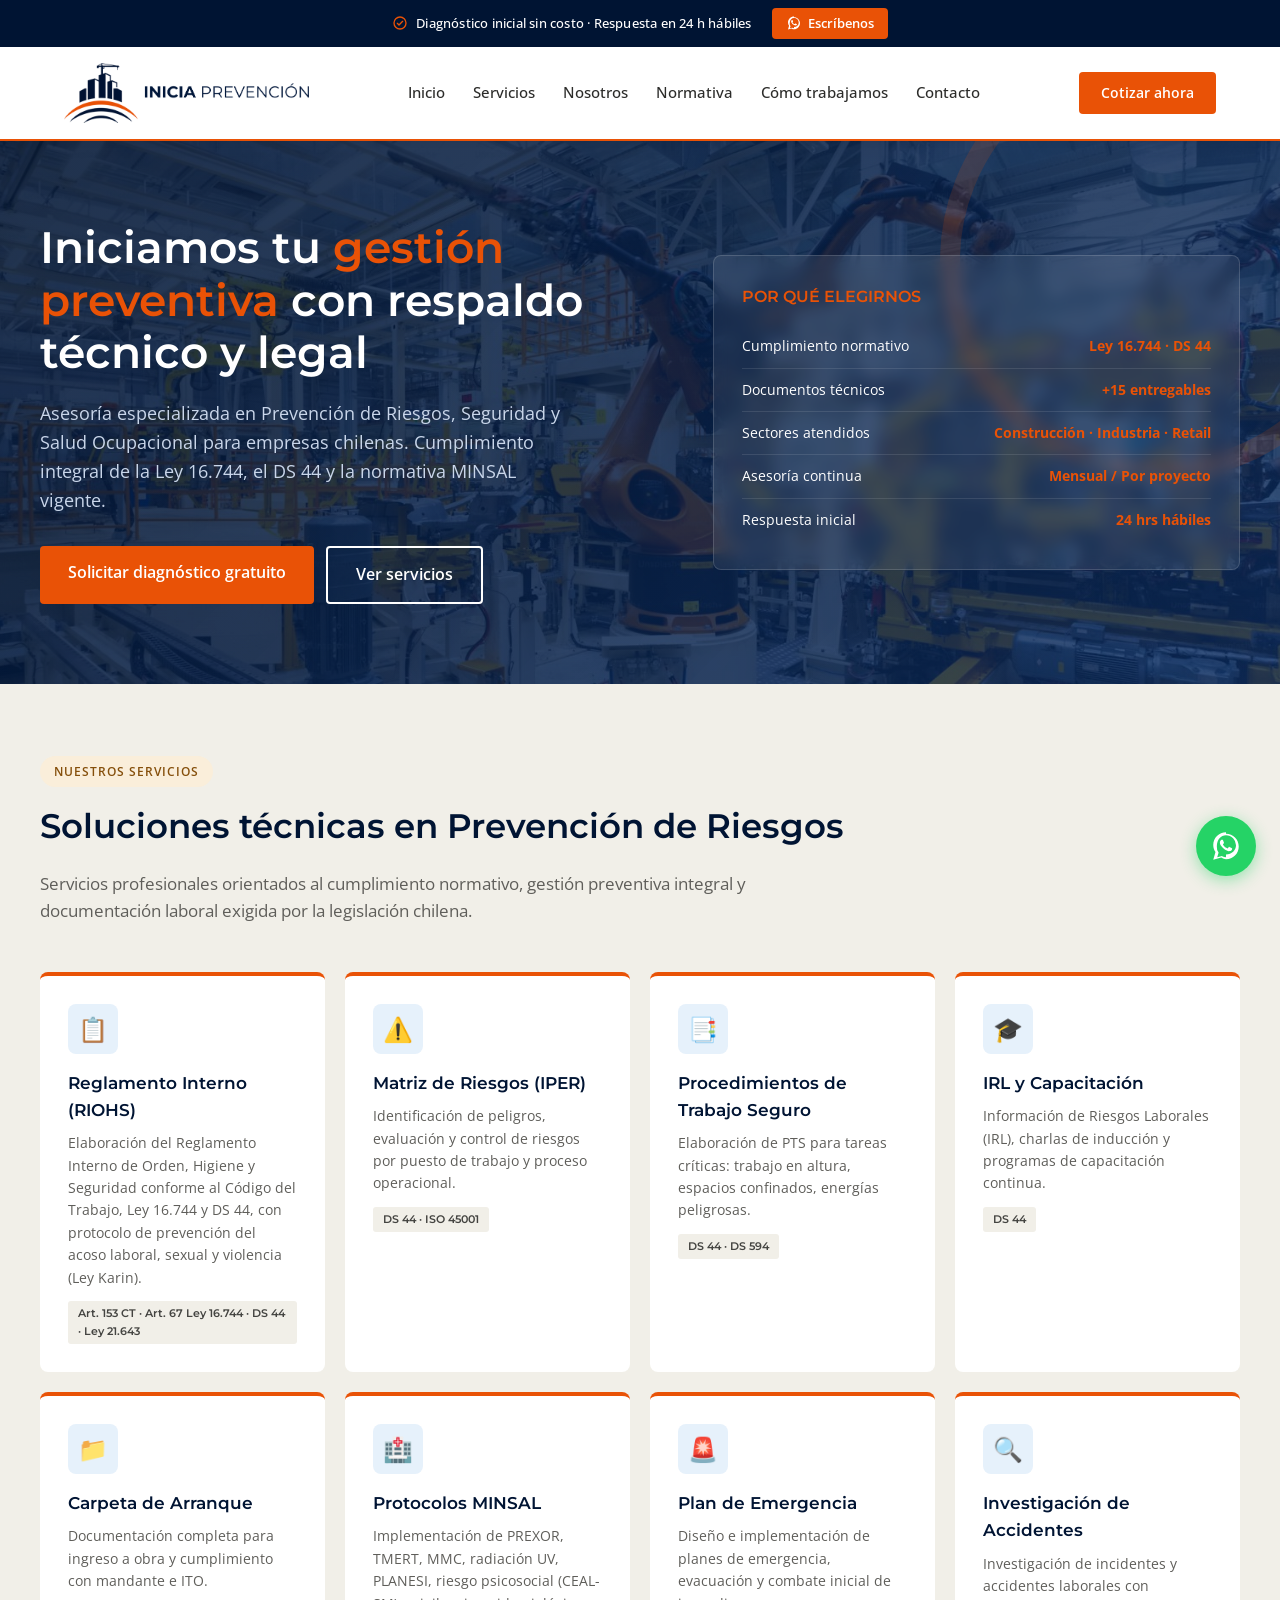
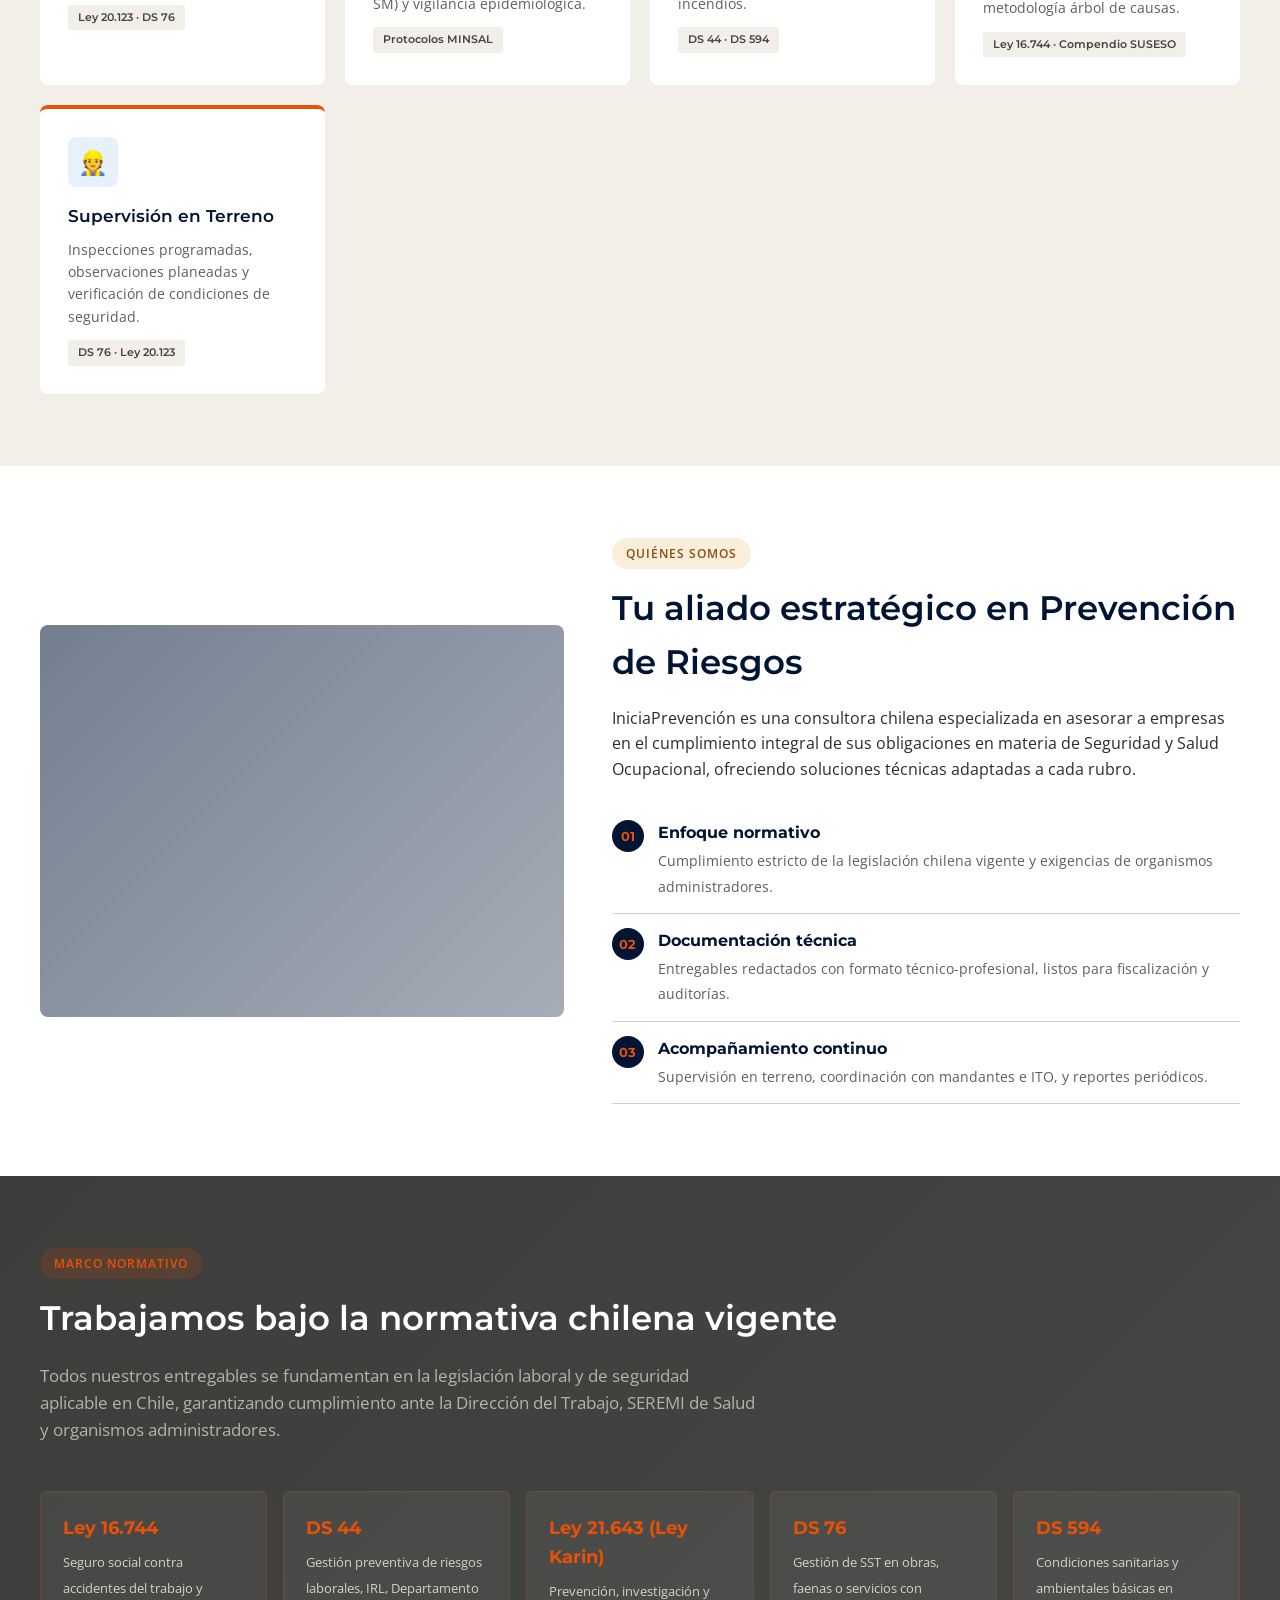
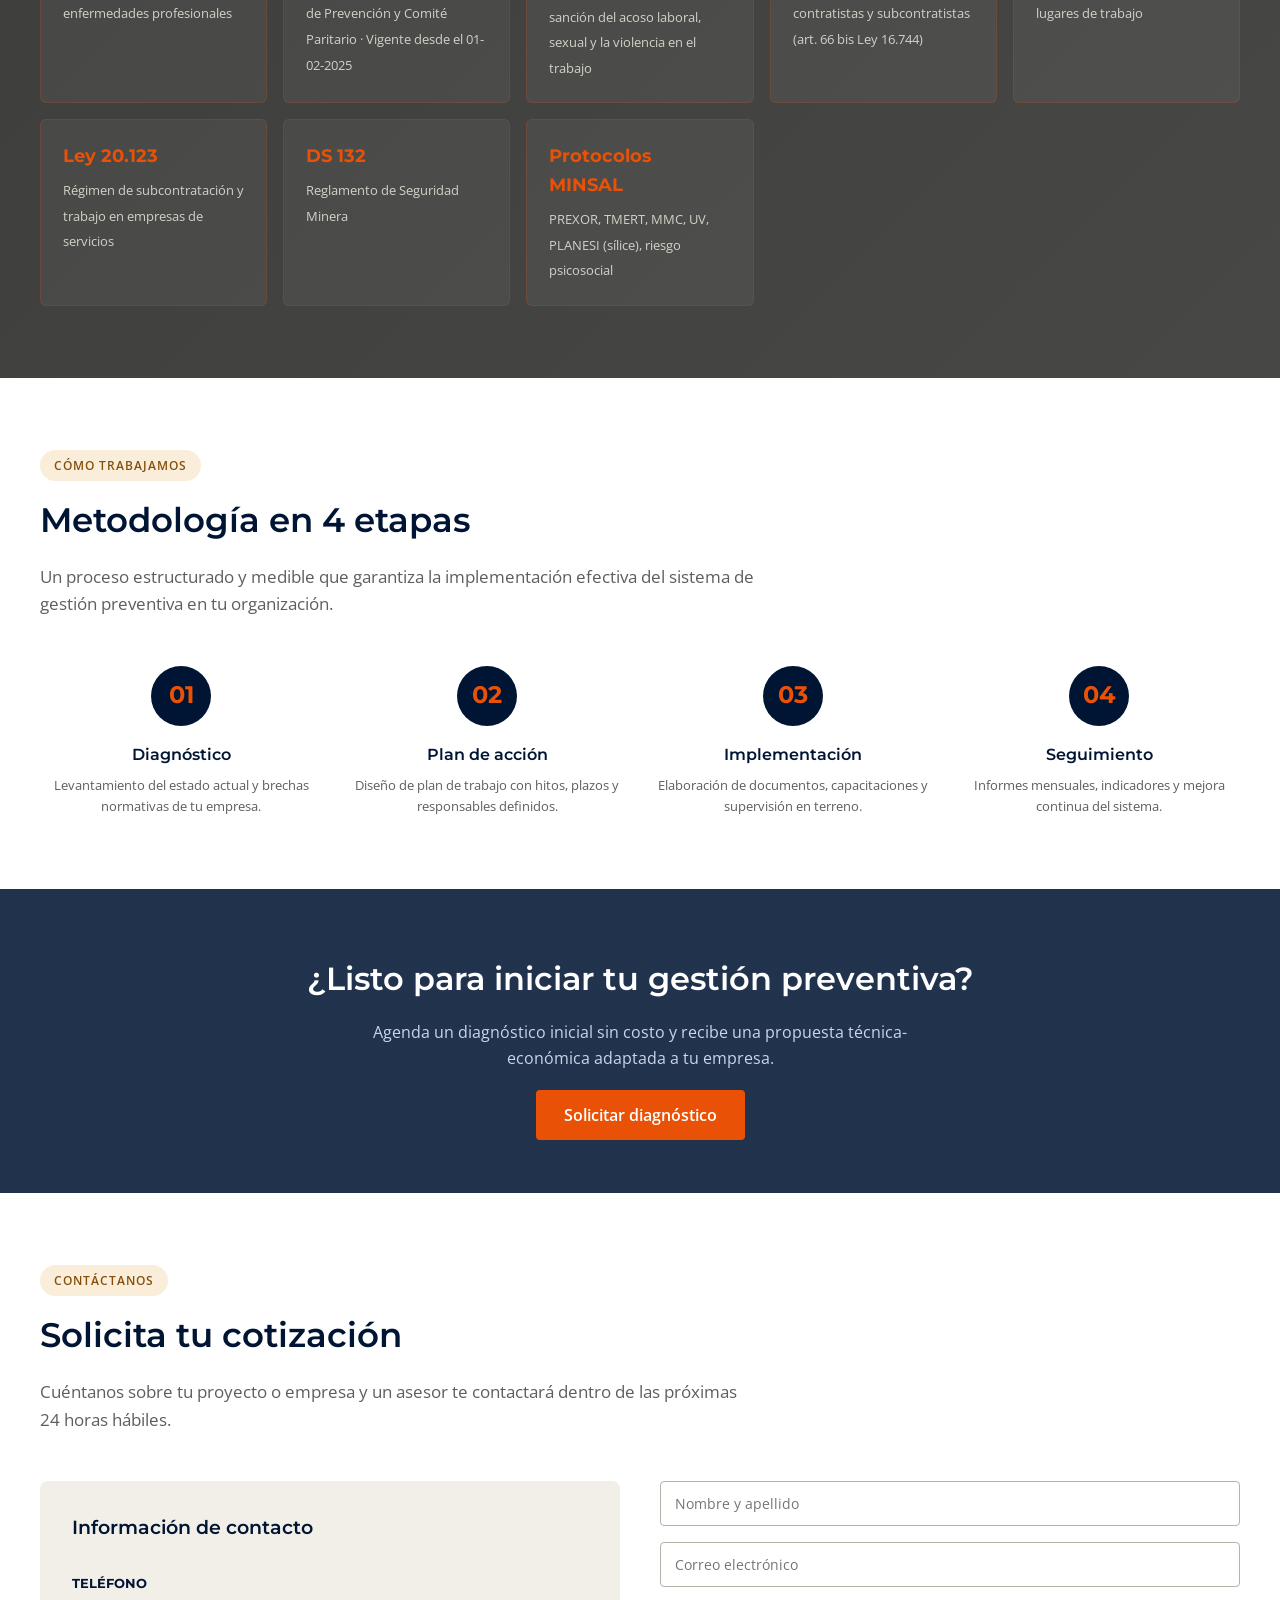
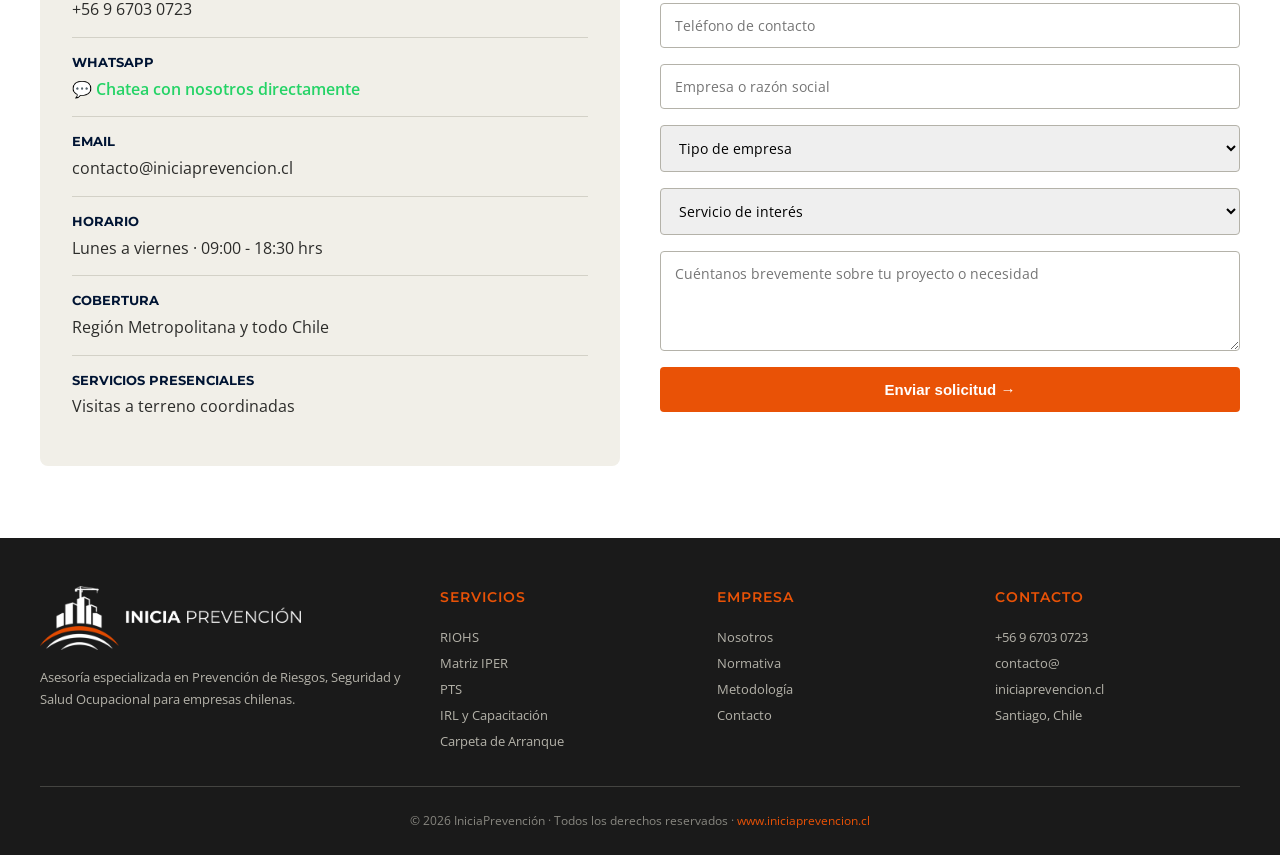
<file: index.html>
<!DOCTYPE html>
<html lang="es-CL">
<head>
<meta charset="UTF-8">
<meta name="viewport" content="width=device-width, initial-scale=1.0">

<!-- SEO PRIMARIO -->
<title>IniciaPrevención | Asesoría en Prevención de Riesgos y SST - Chile</title>
<meta name="description" content="Consultora chilena especializada en Prevención de Riesgos, Seguridad y Salud Ocupacional. Asesoría experta en RIOHS, Matriz IPER, PTS, IRL, Carpeta de Arranque y cumplimiento Ley 16.744 y DS 44.">
<meta name="keywords" content="prevención de riesgos Chile, asesoría SST, RIOHS, Ley 16.744, prevencionista, seguridad obra, ITO, mandante, carpeta de arranque, matriz IPER, PTS, IRL, ODI, DS 44, DS 76, DS 594, Ley Karin, Ley 21.643">
<meta name="author" content="IniciaPrevención">
<meta name="robots" content="index, follow">
<link rel="canonical" href="https://iniciaprevencion.cl/">

<!-- OPEN GRAPH (Facebook, LinkedIn, WhatsApp) -->
<meta property="og:type" content="website">
<meta property="og:url" content="https://iniciaprevencion.cl/">
<meta property="og:title" content="IniciaPrevención | Asesoría en Prevención de Riesgos - Chile">
<meta property="og:description" content="Asesoría especializada en Prevención de Riesgos, Seguridad y Salud Ocupacional para empresas chilenas. Cumplimiento Ley 16.744.">
<meta property="og:image" content="https://iniciaprevencion.cl/assets/img/og-image.jpg">
<meta property="og:image:width" content="1200">
<meta property="og:image:height" content="630">
<meta property="og:locale" content="es_CL">
<meta property="og:site_name" content="IniciaPrevención">

<!-- TWITTER CARD -->
<meta name="twitter:card" content="summary_large_image">
<meta name="twitter:title" content="IniciaPrevención | Asesoría en Prevención de Riesgos - Chile">
<meta name="twitter:description" content="Asesoría experta en SST y cumplimiento normativo para empresas chilenas.">
<meta name="twitter:image" content="https://iniciaprevencion.cl/assets/img/og-image.jpg">

<!-- FAVICON -->
<link rel="icon" type="image/png" sizes="32x32" href="assets/img/favicon-32.png">
<link rel="icon" type="image/png" sizes="192x192" href="assets/img/favicon-192.png">
<link rel="icon" href="assets/img/favicon.ico" sizes="any">
<link rel="apple-touch-icon" href="assets/img/apple-touch-icon.png">

<!-- THEME COLOR -->
<meta name="theme-color" content="#001433">

<!-- FONTS -->
<link rel="preconnect" href="https://fonts.googleapis.com">
<link rel="preconnect" href="https://fonts.gstatic.com" crossorigin>
<link href="https://fonts.googleapis.com/css2?family=Montserrat:wght@400;500;600;700&family=Open+Sans:wght@400;500;600;700&display=swap" rel="stylesheet">

<!-- CSS -->
<link rel="stylesheet" href="assets/css/styles.css">
<!-- ESTILOS FRANJA SUPERIOR (incluidos aquí para que no dependan de styles.css) -->
<style>
.topbar{background:#001433;color:#fff;padding:8px 0;font-size:13px}
.topbar .topbar-inner{max-width:1200px;margin:0 auto;padding:0 24px;display:flex;justify-content:center;align-items:center;flex-wrap:wrap;gap:20px}
.topbar .tb-msg{display:inline-flex;align-items:center;gap:8px;font-weight:500;letter-spacing:.2px}
.topbar .tb-msg .tb-ico{color:#E95206}
.topbar .tb-ico{width:16px;height:16px;flex-shrink:0}
.topbar .tb-short{display:none}
.topbar a.tb-btn{display:inline-flex;align-items:center;gap:6px;background:#E95206;color:#fff;padding:5px 14px;border-radius:4px;font-weight:600;text-decoration:none;transition:background .2s ease}
.topbar a.tb-btn:hover{background:#B83F03;color:#fff}
@media (max-width:480px){.topbar{font-size:12px;padding:6px 0}.topbar .topbar-inner{gap:12px;padding:0 16px}.topbar .tb-full{display:none}.topbar .tb-short{display:inline}.topbar a.tb-btn{padding:4px 10px}}
</style>

<!-- SCHEMA.ORG STRUCTURED DATA -->
<script type="application/ld+json">
{
  "@context": "https://schema.org",
  "@type": "ProfessionalService",
  "name": "IniciaPrevención",
  "image": "https://iniciaprevencion.cl/assets/img/og-image.jpg",
  "logo": "https://iniciaprevencion.cl/assets/img/isotipo.png",
  "url": "https://iniciaprevencion.cl",
  "telephone": "+56-9-6703-0723",
  "email": "contacto@iniciaprevencion.cl",
  "description": "Asesoría profesional en Prevención de Riesgos, Seguridad y Salud Ocupacional en Chile.",
  "address": {
    "@type": "PostalAddress",
    "addressCountry": "CL",
    "addressRegion": "Región Metropolitana",
    "addressLocality": "Santiago"
  },
  "areaServed": {
    "@type": "Country",
    "name": "Chile"
  },
  "serviceType": [
    "Prevención de Riesgos",
    "Seguridad y Salud Ocupacional",
    "Reglamento Interno (RIOHS)",
    "Matriz de Riesgos (IPER)",
    "Procedimientos de Trabajo Seguro",
    "Carpeta de Arranque"
  ],
  "priceRange": "$$"
}
</script>
</head>
<body>

<!-- TOP BAR -->
<div class="topbar">
  <div class="topbar-inner">
    <span class="tb-msg">
      <svg class="tb-ico" width="16" height="16" viewBox="0 0 24 24" aria-hidden="true"><circle cx="12" cy="12" r="9" fill="none" stroke="currentColor" stroke-width="2"/><path d="M8 12.5l2.5 2.5L16 9.5" fill="none" stroke="currentColor" stroke-width="2" stroke-linecap="round" stroke-linejoin="round"/></svg>
      <span class="tb-full">Diagnóstico inicial sin costo · Respuesta en 24 h hábiles</span><span class="tb-short">Diagnóstico inicial sin costo</span>
    </span>
    <a class="tb-btn" href="https://wa.me/56967030723?text=Hola%20IniciaPrevenci%C3%B3n%2C%20quiero%20solicitar%20el%20diagn%C3%B3stico%20inicial%20sin%20costo." target="_blank" rel="noopener" aria-label="Escríbenos por WhatsApp">
      <svg class="tb-ico" width="16" height="16" viewBox="0 0 32 32" aria-hidden="true"><path fill="currentColor" d="M16.001 3C9.373 3 4 8.373 4 15.001c0 2.39.73 4.715 2.111 6.703L4 29l7.515-2.06C13.4 28.193 14.687 28.5 16 28.5h.005c6.628 0 12.001-5.373 12.001-12.001S22.629 4.5 16.001 4.5z M16.001 26.5h-.005c-1.244 0-2.464-.336-3.531-.97l-.253-.151-4.46 1.223 1.243-4.347-.165-.265a9.42 9.42 0 0 1-1.45-5.49C7.379 9.78 11.26 5.9 16.001 5.9c2.518 0 4.882.98 6.661 2.76a9.38 9.38 0 0 1 2.764 6.681c-.001 4.74-3.882 8.621-9.425 8.621z M21.183 17.78c-.283-.142-1.677-.828-1.937-.923-.26-.094-.45-.142-.638.142-.189.284-.732.923-.897 1.113-.165.189-.331.213-.614.071-.283-.142-1.197-.441-2.28-1.408-.843-.751-1.413-1.679-1.578-1.962-.165-.284-.018-.437.124-.578.128-.127.283-.331.425-.496.142-.165.189-.284.283-.473.094-.189.047-.355-.024-.496-.071-.142-.638-1.535-.874-2.103-.231-.553-.466-.477-.638-.486-.165-.008-.354-.01-.543-.01s-.496.071-.756.355c-.26.284-.992.969-.992 2.361 0 1.393 1.016 2.738 1.158 2.927.142.189 2.001 3.054 4.851 4.286.677.293 1.205.467 1.617.598.679.215 1.297.185 1.785.112.544-.081 1.677-.685 1.913-1.347.236-.661.236-1.228.165-1.347-.071-.119-.26-.189-.543-.331z"/></svg>
      Escríbenos
    </a>
  </div>
</div>

<!-- HEADER / NAV -->
<header>
  <div class="nav">
    <a href="/" class="logo" aria-label="IniciaPrevención - Inicio">
      <img src="assets/img/logo-horizontal.png" alt="Inicia Prevención" class="logo-img" width="245" height="60">
    </a>
    <nav aria-label="Navegación principal">
      <ul class="menu">
        <li><a href="#inicio">Inicio</a></li>
        <li><a href="#servicios">Servicios</a></li>
        <li><a href="#nosotros">Nosotros</a></li>
        <li><a href="#normativa">Normativa</a></li>
        <li><a href="#proceso">Cómo trabajamos</a></li>
        <li><a href="#contacto">Contacto</a></li>
      </ul>
    </nav>
    <a href="#contacto" class="btn-cta">Cotizar ahora</a>
  </div>
</header>

<!-- HERO -->
<section class="hero" id="inicio">
  <div class="hero-inner">
    <div>
      <h1>Iniciamos tu <span>gestión preventiva</span> con respaldo técnico y legal</h1>
      <p>Asesoría especializada en Prevención de Riesgos, Seguridad y Salud Ocupacional para empresas chilenas. Cumplimiento integral de la Ley 16.744, el DS 44 y la normativa MINSAL vigente.</p>
      <div class="hero-cta">
        <a href="#contacto" class="btn-primary">Solicitar diagnóstico gratuito</a>
        <a href="#servicios" class="btn-secondary">Ver servicios</a>
      </div>
    </div>
    <aside class="hero-stats" aria-label="Razones para elegirnos">
      <h2>POR QUÉ ELEGIRNOS</h2>
      <div class="stat-row"><span>Cumplimiento normativo</span><strong>Ley 16.744 · DS 44</strong></div>
      <div class="stat-row"><span>Documentos técnicos</span><strong>+15 entregables</strong></div>
      <div class="stat-row"><span>Sectores atendidos</span><strong>Construcción · Industria · Retail</strong></div>
      <div class="stat-row"><span>Asesoría continua</span><strong>Mensual / Por proyecto</strong></div>
      <div class="stat-row"><span>Respuesta inicial</span><strong>24 hrs hábiles</strong></div>
    </aside>
  </div>
</section>

<!-- SERVICIOS -->
<section class="servicios" id="servicios">
  <div class="container">
    <span class="section-tag">Nuestros servicios</span>
    <h2 class="section-title">Soluciones técnicas en Prevención de Riesgos</h2>
    <p class="section-subtitle">Servicios profesionales orientados al cumplimiento normativo, gestión preventiva integral y documentación laboral exigida por la legislación chilena.</p>

    <div class="servicios-grid">
      <article class="servicio-card">
        <div class="servicio-icon" aria-hidden="true">📋</div>
        <h3>Reglamento Interno (RIOHS)</h3>
        <p>Elaboración del Reglamento Interno de Orden, Higiene y Seguridad conforme al Código del Trabajo, Ley 16.744 y DS 44, con protocolo de prevención del acoso laboral, sexual y violencia (Ley Karin).</p>
        <span class="servicio-norm">Art. 153 CT · Art. 67 Ley 16.744 · DS 44 · Ley 21.643</span>
      </article>

      <article class="servicio-card">
        <div class="servicio-icon" aria-hidden="true">⚠️</div>
        <h3>Matriz de Riesgos (IPER)</h3>
        <p>Identificación de peligros, evaluación y control de riesgos por puesto de trabajo y proceso operacional.</p>
        <span class="servicio-norm">DS 44 · ISO 45001</span>
      </article>

      <article class="servicio-card">
        <div class="servicio-icon" aria-hidden="true">📑</div>
        <h3>Procedimientos de Trabajo Seguro</h3>
        <p>Elaboración de PTS para tareas críticas: trabajo en altura, espacios confinados, energías peligrosas.</p>
        <span class="servicio-norm">DS 44 · DS 594</span>
      </article>

      <article class="servicio-card">
        <div class="servicio-icon" aria-hidden="true">🎓</div>
        <h3>IRL y Capacitación</h3>
        <p>Información de Riesgos Laborales (IRL), charlas de inducción y programas de capacitación continua.</p>
        <span class="servicio-norm">DS 44</span>
      </article>

      <article class="servicio-card">
        <div class="servicio-icon" aria-hidden="true">📁</div>
        <h3>Carpeta de Arranque</h3>
        <p>Documentación completa para ingreso a obra y cumplimiento con mandante e ITO.</p>
        <span class="servicio-norm">Ley 20.123 · DS 76</span>
      </article>

      <article class="servicio-card">
        <div class="servicio-icon" aria-hidden="true">🏥</div>
        <h3>Protocolos MINSAL</h3>
        <p>Implementación de PREXOR, TMERT, MMC, radiación UV, PLANESI, riesgo psicosocial (CEAL-SM) y vigilancia epidemiológica.</p>
        <span class="servicio-norm">Protocolos MINSAL</span>
      </article>

      <article class="servicio-card">
        <div class="servicio-icon" aria-hidden="true">🚨</div>
        <h3>Plan de Emergencia</h3>
        <p>Diseño e implementación de planes de emergencia, evacuación y combate inicial de incendios.</p>
        <span class="servicio-norm">DS 44 · DS 594</span>
      </article>

      <article class="servicio-card">
        <div class="servicio-icon" aria-hidden="true">🔍</div>
        <h3>Investigación de Accidentes</h3>
        <p>Investigación de incidentes y accidentes laborales con metodología árbol de causas.</p>
        <span class="servicio-norm">Ley 16.744 · Compendio SUSESO</span>
      </article>

      <article class="servicio-card">
        <div class="servicio-icon" aria-hidden="true">👷</div>
        <h3>Supervisión en Terreno</h3>
        <p>Inspecciones programadas, observaciones planeadas y verificación de condiciones de seguridad.</p>
        <span class="servicio-norm">DS 76 · Ley 20.123</span>
      </article>
    </div>
  </div>
</section>

<!-- NOSOTROS -->
<section id="nosotros">
  <div class="container">
    <div class="nosotros-grid">
      <div class="nosotros-img" aria-hidden="true">
        <div class="nosotros-img-text">PREVENCIÓN<br>CON<br>RESPALDO TÉCNICO</div>
      </div>
      <div>
        <span class="section-tag">Quiénes somos</span>
        <h2 class="section-title">Tu aliado estratégico en Prevención de Riesgos</h2>
        <p>IniciaPrevención es una consultora chilena especializada en asesorar a empresas en el cumplimiento integral de sus obligaciones en materia de Seguridad y Salud Ocupacional, ofreciendo soluciones técnicas adaptadas a cada rubro.</p>

        <ul class="valores-list">
          <li>
            <span class="valor-num">01</span>
            <div class="valor-text"><strong>Enfoque normativo</strong><span>Cumplimiento estricto de la legislación chilena vigente y exigencias de organismos administradores.</span></div>
          </li>
          <li>
            <span class="valor-num">02</span>
            <div class="valor-text"><strong>Documentación técnica</strong><span>Entregables redactados con formato técnico-profesional, listos para fiscalización y auditorías.</span></div>
          </li>
          <li>
            <span class="valor-num">03</span>
            <div class="valor-text"><strong>Acompañamiento continuo</strong><span>Supervisión en terreno, coordinación con mandantes e ITO, y reportes periódicos.</span></div>
          </li>
        </ul>
      </div>
    </div>
  </div>
</section>

<!-- NORMATIVA -->
<section class="normativa" id="normativa">
  <div class="container">
    <span class="section-tag">Marco normativo</span>
    <h2 class="section-title">Trabajamos bajo la normativa chilena vigente</h2>
    <p class="section-subtitle">Todos nuestros entregables se fundamentan en la legislación laboral y de seguridad aplicable en Chile, garantizando cumplimiento ante la Dirección del Trabajo, SEREMI de Salud y organismos administradores.</p>

    <div class="norma-grid">
      <div class="norma-card"><strong>Ley 16.744</strong><span>Seguro social contra accidentes del trabajo y enfermedades profesionales</span></div>
      <div class="norma-card"><strong>DS 44</strong><span>Gestión preventiva de riesgos laborales, IRL, Departamento de Prevención y Comité Paritario · Vigente desde el 01-02-2025</span></div>
      <div class="norma-card"><strong>Ley 21.643 (Ley Karin)</strong><span>Prevención, investigación y sanción del acoso laboral, sexual y la violencia en el trabajo</span></div>
      <div class="norma-card"><strong>DS 76</strong><span>Gestión de SST en obras, faenas o servicios con contratistas y subcontratistas (art. 66 bis Ley 16.744)</span></div>
      <div class="norma-card"><strong>DS 594</strong><span>Condiciones sanitarias y ambientales básicas en lugares de trabajo</span></div>
      <div class="norma-card"><strong>Ley 20.123</strong><span>Régimen de subcontratación y trabajo en empresas de servicios</span></div>
      <div class="norma-card"><strong>DS 132</strong><span>Reglamento de Seguridad Minera</span></div>
      <div class="norma-card"><strong>Protocolos MINSAL</strong><span>PREXOR, TMERT, MMC, UV, PLANESI (sílice), riesgo psicosocial</span></div>
    </div>
  </div>
</section>

<!-- PROCESO -->
<section id="proceso">
  <div class="container">
    <span class="section-tag">Cómo trabajamos</span>
    <h2 class="section-title">Metodología en 4 etapas</h2>
    <p class="section-subtitle">Un proceso estructurado y medible que garantiza la implementación efectiva del sistema de gestión preventiva en tu organización.</p>

    <div class="proceso-grid">
      <div class="paso">
        <div class="paso-num">01</div>
        <h3>Diagnóstico</h3>
        <p>Levantamiento del estado actual y brechas normativas de tu empresa.</p>
      </div>
      <div class="paso">
        <div class="paso-num">02</div>
        <h3>Plan de acción</h3>
        <p>Diseño de plan de trabajo con hitos, plazos y responsables definidos.</p>
      </div>
      <div class="paso">
        <div class="paso-num">03</div>
        <h3>Implementación</h3>
        <p>Elaboración de documentos, capacitaciones y supervisión en terreno.</p>
      </div>
      <div class="paso">
        <div class="paso-num">04</div>
        <h3>Seguimiento</h3>
        <p>Informes mensuales, indicadores y mejora continua del sistema.</p>
      </div>
    </div>
  </div>
</section>

<!-- CTA -->
<section class="cta-final">
  <h2>¿Listo para iniciar tu gestión preventiva?</h2>
  <p>Agenda un diagnóstico inicial sin costo y recibe una propuesta técnica-económica adaptada a tu empresa.</p>
  <a href="#contacto" class="btn-primary">Solicitar diagnóstico</a>
</section>

<!-- CONTACTO -->
<section id="contacto">
  <div class="container">
    <span class="section-tag">Contáctanos</span>
    <h2 class="section-title">Solicita tu cotización</h2>
    <p class="section-subtitle">Cuéntanos sobre tu proyecto o empresa y un asesor te contactará dentro de las próximas 24 horas hábiles.</p>

    <div class="contacto-grid">
      <div class="contacto-info">
        <h3>Información de contacto</h3>
        <div class="contacto-item"><strong>TELÉFONO</strong><a href="tel:+56967030723">+56 9 6703 0723</a></div>
        <div class="contacto-item"><strong>WHATSAPP</strong><a href="https://wa.me/56967030723?text=Hola%20IniciaPrevenci%C3%B3n%2C%20me%20interesa%20conocer%20m%C3%A1s%20sobre%20sus%20servicios%20de%20Prevenci%C3%B3n%20de%20Riesgos.%20%C2%BFPodr%C3%ADan%20ayudarme%3F" target="_blank" rel="noopener" style="color:#25D366;font-weight:600">💬 Chatea con nosotros directamente</a></div>
        <div class="contacto-item"><strong>EMAIL</strong><a href="mailto:contacto@iniciaprevencion.cl">contacto@iniciaprevencion.cl</a></div>
        <div class="contacto-item"><strong>HORARIO</strong>Lunes a viernes · 09:00 - 18:30 hrs</div>
        <div class="contacto-item"><strong>COBERTURA</strong>Región Metropolitana y todo Chile</div>
        <div class="contacto-item"><strong>SERVICIOS PRESENCIALES</strong>Visitas a terreno coordinadas</div>
      </div>

      <form id="formContacto" action="https://formspree.io/f/REEMPLAZAR_ID" method="POST" aria-label="Formulario de contacto">
        <label for="nombre" class="sr-only">Nombre y apellido</label>
        <input id="nombre" name="nombre" type="text" placeholder="Nombre y apellido" required>
        <label for="email" class="sr-only">Correo electrónico</label>
        <input id="email" name="email" type="email" placeholder="Correo electrónico" required>
        <label for="telefono" class="sr-only">Teléfono</label>
        <input id="telefono" name="telefono" type="tel" placeholder="Teléfono de contacto">
        <label for="empresa" class="sr-only">Empresa</label>
        <input id="empresa" name="empresa" type="text" placeholder="Empresa o razón social">
        <label for="rubro" class="sr-only">Tipo de empresa</label>
        <select id="rubro" name="rubro" required>
          <option value="">Tipo de empresa</option>
          <option>Construcción</option>
          <option>Industria / Manufactura</option>
          <option>Retail / Comercio</option>
          <option>Oficinas / Servicios</option>
          <option>Minería</option>
          <option>Otro</option>
        </select>
        <label for="servicio" class="sr-only">Servicio de interés</label>
        <select id="servicio" name="servicio" required>
          <option value="">Servicio de interés</option>
          <option>Reglamento Interno (RIOHS)</option>
          <option>Matriz de Riesgos</option>
          <option>Carpeta de Arranque</option>
          <option>Asesoría integral</option>
          <option>Capacitación / IRL</option>
          <option>Otro</option>
        </select>
        <label for="mensaje" class="sr-only">Mensaje</label>
        <textarea id="mensaje" name="mensaje" placeholder="Cuéntanos brevemente sobre tu proyecto o necesidad"></textarea>
        <button type="submit">Enviar solicitud →</button>
      </form>
    </div>
  </div>
</section>

<!-- FOOTER -->
<footer>
  <div class="footer-grid">
    <div class="footer-col">
      <div class="logo footer-logo" style="margin-bottom: 16px;">
        <img src="assets/img/logo-horizontal-blanco.png" alt="Inicia Prevención" class="logo-img" width="261" height="64" loading="lazy">
      </div>
      <p>Asesoría especializada en Prevención de Riesgos, Seguridad y Salud Ocupacional para empresas chilenas.</p>
    </div>
    <div class="footer-col">
      <h4>Servicios</h4>
      <ul>
        <li><a href="#servicios">RIOHS</a></li>
        <li><a href="#servicios">Matriz IPER</a></li>
        <li><a href="#servicios">PTS</a></li>
        <li><a href="#servicios">IRL y Capacitación</a></li>
        <li><a href="#servicios">Carpeta de Arranque</a></li>
      </ul>
    </div>
    <div class="footer-col">
      <h4>Empresa</h4>
      <ul>
        <li><a href="#nosotros">Nosotros</a></li>
        <li><a href="#normativa">Normativa</a></li>
        <li><a href="#proceso">Metodología</a></li>
        <li><a href="#contacto">Contacto</a></li>
      </ul>
    </div>
    <div class="footer-col">
      <h4>Contacto</h4>
      <ul>
        <li><a href="tel:+56967030723">+56 9 6703 0723</a></li>
        <li><a href="mailto:contacto@iniciaprevencion.cl">contacto@<br>iniciaprevencion.cl</a></li>
        <li>Santiago, Chile</li>
      </ul>
    </div>
  </div>
  <div class="footer-bottom">
    © <span id="year">2026</span> IniciaPrevención · Todos los derechos reservados · <a href="https://iniciaprevencion.cl">www.iniciaprevencion.cl</a>
  </div>
</footer>

<!-- BOTÓN FLOTANTE DE WHATSAPP -->
<a href="https://wa.me/56967030723?text=Hola%20IniciaPrevenci%C3%B3n%2C%20me%20interesa%20conocer%20m%C3%A1s%20sobre%20sus%20servicios%20de%20Prevenci%C3%B3n%20de%20Riesgos.%20%C2%BFPodr%C3%ADan%20ayudarme%3F"
   target="_blank"
   rel="noopener"
   class="wa-float"
   aria-label="Escríbenos por WhatsApp">
  <svg class="wa-icon" viewBox="0 0 32 32" xmlns="http://www.w3.org/2000/svg" aria-hidden="true">
    <path fill="#FFFFFF" d="M16.001 3C9.373 3 4 8.373 4 15.001c0 2.39.73 4.715 2.111 6.703L4 29l7.515-2.06C13.4 28.193 14.687 28.5 16 28.5h.005c6.628 0 12.001-5.373 12.001-12.001S22.629 4.5 16.001 4.5z M16.001 26.5h-.005c-1.244 0-2.464-.336-3.531-.97l-.253-.151-4.46 1.223 1.243-4.347-.165-.265a9.42 9.42 0 0 1-1.45-5.49C7.379 9.78 11.26 5.9 16.001 5.9c2.518 0 4.882.98 6.661 2.76a9.38 9.38 0 0 1 2.764 6.681c-.001 4.74-3.882 8.621-9.425 8.621z M21.183 17.78c-.283-.142-1.677-.828-1.937-.923-.26-.094-.45-.142-.638.142-.189.284-.732.923-.897 1.113-.165.189-.331.213-.614.071-.283-.142-1.197-.441-2.28-1.408-.843-.751-1.413-1.679-1.578-1.962-.165-.284-.018-.437.124-.578.128-.127.283-.331.425-.496.142-.165.189-.284.283-.473.094-.189.047-.355-.024-.496-.071-.142-.638-1.535-.874-2.103-.231-.553-.466-.477-.638-.486-.165-.008-.354-.01-.543-.01s-.496.071-.756.355c-.26.284-.992.969-.992 2.361 0 1.393 1.016 2.738 1.158 2.927.142.189 2.001 3.054 4.851 4.286.677.293 1.205.467 1.617.598.679.215 1.297.185 1.785.112.544-.081 1.677-.685 1.913-1.347.236-.661.236-1.228.165-1.347-.071-.119-.26-.189-.543-.331z"/>
  </svg>
  <span class="wa-tooltip">¡Escríbenos por WhatsApp!</span>
</a>

<!-- JS -->
<script src="assets/js/main.js" defer></script>

</body>
</html>
</file>
<file: assets/css/styles.css>
/* ============================================
   IniciaPrevención - Hoja de estilos principal
   Paleta corporativa (logo oficial): Azul marino #001433 / Naranjo #E95206
   ============================================ */

* { margin: 0; padding: 0; box-sizing: border-box; }

:root {
  --azul: #001433;
  --azul-claro: #0B2C5E;
  --azul-muy-claro: #C9D6EA;
  --naranjo: #E95206;
  --naranjo-osc: #B83F03;
  --gris-osc: #2C2C2A;
  --gris-med: #5F5E5A;
  --gris-claro: #D3D1C7;
  --beige: #F1EFE8;
}

body {
  font-family: 'Open Sans', sans-serif;
  color: var(--gris-osc);
  line-height: 1.6;
  background: #FFFFFF;
  -webkit-font-smoothing: antialiased;
}

h1, h2, h3, h4 {
  font-family: 'Montserrat', sans-serif;
  font-weight: 600;
  color: var(--azul);
}

a { transition: color 0.2s; }

/* ACCESIBILIDAD */
.sr-only {
  position: absolute;
  width: 1px;
  height: 1px;
  padding: 0;
  margin: -1px;
  overflow: hidden;
  clip: rect(0, 0, 0, 0);
  white-space: nowrap;
  border: 0;
}

/* TOP BAR */
.topbar {
  background: var(--azul);
  color: #FFFFFF;
  padding: 8px 0;
  font-size: 13px;
}
.topbar-inner {
  max-width: 1200px;
  margin: 0 auto;
  padding: 0 24px;
  display: flex;
  justify-content: space-between;
  flex-wrap: wrap;
  gap: 12px;
}
.topbar a { color: var(--naranjo); text-decoration: none; }
.topbar a:hover { color: #FFFFFF; }

/* HEADER */
header {
  background: #FFFFFF;
  border-bottom: 2px solid var(--naranjo);
  position: sticky;
  top: 0;
  z-index: 100;
  box-shadow: 0 2px 8px rgba(0,0,0,0.04);
}
.nav {
  max-width: 1200px;
  margin: 0 auto;
  padding: 16px 24px;
  display: flex;
  justify-content: space-between;
  align-items: center;
  flex-wrap: wrap;
  gap: 16px;
}
.logo {
  display: flex;
  align-items: center;
  gap: 12px;
  text-decoration: none;
}
.logo-img {
  display: block;
  height: 60px;
  width: auto;
}
.footer-logo .logo-img { height: 64px; }
.menu {
  display: flex;
  gap: 28px;
  list-style: none;
}
.menu a {
  text-decoration: none;
  color: var(--gris-osc);
  font-weight: 500;
  font-size: 15px;
  padding: 8px 0;
  border-bottom: 2px solid transparent;
}
.menu a:hover {
  color: var(--naranjo);
  border-bottom-color: var(--naranjo);
}
.btn-cta {
  background: var(--naranjo);
  color: #FFFFFF;
  padding: 10px 22px;
  border-radius: 4px;
  text-decoration: none;
  font-weight: 600;
  font-size: 14px;
  transition: background 0.2s;
}
.btn-cta:hover { background: var(--naranjo-osc); }

/* HERO */
.hero {
  background:
    linear-gradient(135deg, rgba(0,20,51,0.88) 0%, rgba(11,44,94,0.80) 100%),
    url('../img/industria.jpg') center/cover no-repeat;
  color: #FFFFFF;
  padding: 80px 24px;
  position: relative;
  overflow: hidden;
}
.hero::before {
  content: '';
  position: absolute;
  right: -100px;
  top: -100px;
  width: 400px;
  height: 400px;
  border: 20px solid rgba(233, 82, 6, 0.15);
  border-radius: 50%;
  pointer-events: none;
}
.hero-inner {
  max-width: 1200px;
  margin: 0 auto;
  position: relative;
  z-index: 1;
  display: grid;
  grid-template-columns: 1.2fr 1fr;
  gap: 40px;
  align-items: center;
}
.hero h1 {
  color: #FFFFFF;
  font-size: 44px;
  line-height: 1.2;
  margin-bottom: 20px;
}
.hero h1 span { color: var(--naranjo); }
.hero p {
  font-size: 18px;
  margin-bottom: 32px;
  color: var(--azul-muy-claro);
  max-width: 540px;
}
.hero-cta {
  display: flex;
  gap: 12px;
  flex-wrap: wrap;
}
.btn-primary {
  background: var(--naranjo);
  color: #FFFFFF;
  padding: 14px 28px;
  border-radius: 4px;
  text-decoration: none;
  font-weight: 600;
}
.btn-primary:hover { background: var(--naranjo-osc); }
.btn-secondary {
  background: transparent;
  color: #FFFFFF;
  padding: 14px 28px;
  border-radius: 4px;
  text-decoration: none;
  font-weight: 600;
  border: 2px solid #FFFFFF;
}
.btn-secondary:hover { background: rgba(255,255,255,0.1); }
.hero-stats {
  background: rgba(255,255,255,0.08);
  border: 1px solid rgba(255,255,255,0.15);
  border-radius: 8px;
  padding: 28px;
  backdrop-filter: blur(8px);
}
.hero-stats h2 {
  color: var(--naranjo);
  font-size: 16px;
  margin-bottom: 16px;
}
.stat-row {
  display: flex;
  justify-content: space-between;
  padding: 10px 0;
  border-bottom: 1px solid rgba(255,255,255,0.1);
  font-size: 14px;
}
.stat-row:last-child { border-bottom: none; }
.stat-row strong { color: var(--naranjo); }

/* SECCIONES GENÉRICAS */
section { padding: 72px 24px; }
.container { max-width: 1200px; margin: 0 auto; }
.section-tag {
  display: inline-block;
  background: #FAEEDA;
  color: #854F0B;
  padding: 6px 14px;
  border-radius: 20px;
  font-size: 12px;
  font-weight: 600;
  letter-spacing: 1px;
  text-transform: uppercase;
  margin-bottom: 12px;
}
.section-title {
  font-size: 34px;
  margin-bottom: 16px;
}
.section-subtitle {
  font-size: 17px;
  color: var(--gris-med);
  max-width: 720px;
  margin-bottom: 48px;
}

/* SERVICIOS */
.servicios { background: var(--beige); }
.servicios-grid {
  display: grid;
  grid-template-columns: repeat(auto-fit, minmax(280px, 1fr));
  gap: 20px;
}
.servicio-card {
  background: #FFFFFF;
  border-radius: 8px;
  padding: 28px;
  border-top: 4px solid var(--naranjo);
  transition: transform 0.2s, box-shadow 0.2s;
}
.servicio-card:hover {
  transform: translateY(-4px);
  box-shadow: 0 8px 24px rgba(0, 20, 51, 0.12);
}
.servicio-icon {
  width: 50px;
  height: 50px;
  background: #E6F1FB;
  color: var(--azul);
  border-radius: 8px;
  display: flex;
  align-items: center;
  justify-content: center;
  font-size: 24px;
  font-weight: bold;
  margin-bottom: 16px;
}
.servicio-card h3 {
  font-size: 17px;
  margin-bottom: 8px;
  color: var(--azul);
}
.servicio-card p {
  font-size: 14px;
  color: var(--gris-med);
}
.servicio-norm {
  display: inline-block;
  margin-top: 12px;
  font-size: 11px;
  background: var(--beige);
  color: #444441;
  padding: 4px 10px;
  border-radius: 3px;
  font-family: 'Montserrat';
  font-weight: 600;
}

/* NOSOTROS */
.nosotros-grid {
  display: grid;
  grid-template-columns: 1fr 1.2fr;
  gap: 48px;
  align-items: center;
}
.nosotros-img {
  background:
    linear-gradient(135deg, rgba(0,20,51,0.55) 0%, rgba(0,20,51,0.35) 100%),
    url('https://images.unsplash.com/photo-1541888946425-d81bb19240f5?w=900&q=80') center/cover no-repeat;
  border-radius: 8px;
  aspect-ratio: 4/3;
  display: flex;
  align-items: center;
  justify-content: center;
  position: relative;
  overflow: hidden;
}
.nosotros-img::before {
  display: none;
}
.nosotros-img-text {
  display: none;
}
.valores-list { list-style: none; margin-top: 24px; }
.valores-list li {
  padding: 14px 0;
  border-bottom: 1px solid var(--gris-claro);
  display: flex;
  gap: 14px;
  align-items: start;
}
.valor-num {
  background: var(--azul);
  color: var(--naranjo);
  font-family: 'Montserrat';
  font-weight: 700;
  width: 32px;
  height: 32px;
  border-radius: 50%;
  display: flex;
  align-items: center;
  justify-content: center;
  font-size: 13px;
  flex-shrink: 0;
}
.valor-text strong {
  display: block;
  color: var(--azul);
  margin-bottom: 2px;
  font-family: 'Montserrat';
}
.valor-text span { font-size: 14px; color: var(--gris-med); }

/* NORMATIVA */
.normativa {
  background:
    linear-gradient(135deg, rgba(44,44,42,0.92) 0%, rgba(44,44,42,0.87) 100%),
    url('../img/refineradora.jpg') center/cover no-repeat fixed;
  color: #FFFFFF;
}
.normativa .section-title { color: #FFFFFF; }
.normativa .section-subtitle { color: #B4B2A9; }
.normativa .section-tag {
  background: rgba(233, 82, 6, 0.15);
  color: var(--naranjo);
}
.norma-grid {
  display: grid;
  grid-template-columns: repeat(auto-fit, minmax(220px, 1fr));
  gap: 16px;
}
.norma-card {
  background: rgba(255,255,255,0.05);
  border: 1px solid rgba(233, 82, 6, 0.2);
  padding: 22px;
  border-radius: 6px;
}
.norma-card strong {
  display: block;
  color: var(--naranjo);
  font-family: 'Montserrat';
  font-size: 18px;
  margin-bottom: 6px;
}
.norma-card span { font-size: 13px; color: var(--gris-claro); }

/* PROCESO */
.proceso-grid {
  display: grid;
  grid-template-columns: repeat(4, 1fr);
  gap: 24px;
  margin-top: 32px;
}
.paso { text-align: center; position: relative; }
.paso-num {
  width: 60px;
  height: 60px;
  background: var(--azul);
  color: var(--naranjo);
  border-radius: 50%;
  display: flex;
  align-items: center;
  justify-content: center;
  font-size: 24px;
  font-family: 'Montserrat';
  font-weight: 700;
  margin: 0 auto 16px;
}
.paso h3 { font-size: 16px; margin-bottom: 8px; }
.paso p { font-size: 13px; color: var(--gris-med); }

/* CTA FINAL */
.cta-final {
  background:
    linear-gradient(rgba(0,20,51,0.87), rgba(0,20,51,0.87)),
    url('../img/refineradora.jpg') center/cover no-repeat fixed;
  color: #FFFFFF;
  text-align: center;
  padding: 64px 24px;
}
.cta-final h2 {
  color: #FFFFFF;
  font-size: 32px;
  margin-bottom: 16px;
}
.cta-final p {
  color: var(--azul-muy-claro);
  font-size: 16px;
  max-width: 600px;
  margin: 0 auto 32px;
}

/* CONTACTO */
.contacto-grid {
  display: grid;
  grid-template-columns: 1fr 1fr;
  gap: 40px;
}
.contacto-info {
  background: var(--beige);
  padding: 32px;
  border-radius: 8px;
}
.contacto-info h3 { margin-bottom: 16px; }
.contacto-item {
  padding: 14px 0;
  border-bottom: 1px solid var(--gris-claro);
}
.contacto-item:last-child { border-bottom: none; }
.contacto-item strong {
  color: var(--azul);
  font-family: 'Montserrat';
  display: block;
  font-size: 13px;
  margin-bottom: 4px;
}
.contacto-item a {
  color: var(--gris-osc);
  text-decoration: none;
}
.contacto-item a:hover { color: var(--naranjo); }

form {
  display: flex;
  flex-direction: column;
  gap: 16px;
}
input, select, textarea {
  padding: 12px 14px;
  border: 1px solid #B4B2A9;
  border-radius: 4px;
  font-family: 'Open Sans';
  font-size: 14px;
}
input:focus, select:focus, textarea:focus {
  outline: none;
  border-color: var(--azul);
}
textarea {
  resize: vertical;
  min-height: 100px;
}
button {
  background: var(--naranjo);
  color: #FFFFFF;
  padding: 14px;
  border: none;
  border-radius: 4px;
  font-weight: 600;
  font-size: 15px;
  cursor: pointer;
  transition: background 0.2s;
}
button:hover { background: var(--naranjo-osc); }

/* FOOTER */
footer {
  background: #1a1a1a;
  color: #B4B2A9;
  padding: 48px 24px 24px;
}
.footer-grid {
  max-width: 1200px;
  margin: 0 auto;
  display: grid;
  grid-template-columns: 1.5fr 1fr 1fr 1fr;
  gap: 32px;
}
.footer-col h4 {
  color: var(--naranjo);
  font-size: 14px;
  margin-bottom: 16px;
  text-transform: uppercase;
  letter-spacing: 1px;
}
.footer-col a {
  color: #B4B2A9;
  text-decoration: none;
  font-size: 13px;
  line-height: 2;
}
.footer-col ul { list-style: none; }
.footer-col li {
  color: #B4B2A9;
  font-size: 13px;
  line-height: 2;
}
.footer-col p {
  font-size: 13px;
  line-height: 1.7;
}
.footer-col a:hover { color: var(--naranjo); }
.footer-bottom {
  max-width: 1200px;
  margin: 32px auto 0;
  padding-top: 24px;
  border-top: 1px solid #444441;
  text-align: center;
  font-size: 12px;
  color: #888780;
}
.footer-bottom a { color: var(--naranjo); text-decoration: none; }

/* RESPONSIVE */
@media (max-width: 768px) {
  .hero-inner, .nosotros-grid, .contacto-grid, .footer-grid {
    grid-template-columns: 1fr;
  }
  .proceso-grid { grid-template-columns: 1fr 1fr; }
  .menu { display: none; }
  .hero h1 { font-size: 32px; }
  .section-title { font-size: 26px; }
  .nav { padding: 12px 16px; }
  .logo-img { height: 42px; }
  section { padding: 48px 16px; }
}

@media (max-width: 480px) {
  .proceso-grid { grid-template-columns: 1fr; }
  .topbar { font-size: 11px; }
  .topbar-inner { flex-direction: column; align-items: center; gap: 4px; }
}

/* ============================================
   BOTÓN FLOTANTE WHATSAPP
   ============================================ */
.wa-float {
  position: fixed;
  bottom: 24px;
  right: 24px;
  width: 60px;
  height: 60px;
  background: #25D366;
  border-radius: 50%;
  display: flex;
  align-items: center;
  justify-content: center;
  box-shadow: 0 4px 16px rgba(37, 211, 102, 0.45);
  z-index: 999;
  text-decoration: none;
  transition: transform 0.25s, box-shadow 0.25s, background 0.25s;
  animation: wa-pulse 2.5s infinite;
}

.wa-float:hover {
  transform: scale(1.08);
  background: #128C7E;
  box-shadow: 0 6px 22px rgba(37, 211, 102, 0.65);
  animation: none;
}

.wa-icon {
  width: 34px;
  height: 34px;
}

.wa-tooltip {
  position: absolute;
  right: 75px;
  background: #2C2C2A;
  color: #FFFFFF;
  font-family: 'Open Sans', sans-serif;
  font-size: 13px;
  font-weight: 600;
  padding: 8px 14px;
  border-radius: 6px;
  white-space: nowrap;
  opacity: 0;
  pointer-events: none;
  transform: translateX(8px);
  transition: opacity 0.25s, transform 0.25s;
}

.wa-tooltip::after {
  content: '';
  position: absolute;
  top: 50%;
  right: -6px;
  transform: translateY(-50%);
  width: 0;
  height: 0;
  border-top: 6px solid transparent;
  border-bottom: 6px solid transparent;
  border-left: 6px solid #2C2C2A;
}

.wa-float:hover .wa-tooltip {
  opacity: 1;
  transform: translateX(0);
}

@keyframes wa-pulse {
  0%   { box-shadow: 0 4px 16px rgba(37, 211, 102, 0.45), 0 0 0 0 rgba(37, 211, 102, 0.55); }
  70%  { box-shadow: 0 4px 16px rgba(37, 211, 102, 0.45), 0 0 0 18px rgba(37, 211, 102, 0); }
  100% { box-shadow: 0 4px 16px rgba(37, 211, 102, 0.45), 0 0 0 0 rgba(37, 211, 102, 0); }
}

/* Responsive: tooltip oculto en móvil para no estorbar */
@media (max-width: 768px) {
  .wa-float {
    bottom: 18px;
    right: 18px;
    width: 56px;
    height: 56px;
  }
  .wa-icon { width: 30px; height: 30px; }
  .wa-tooltip { display: none; }
}
</file>
